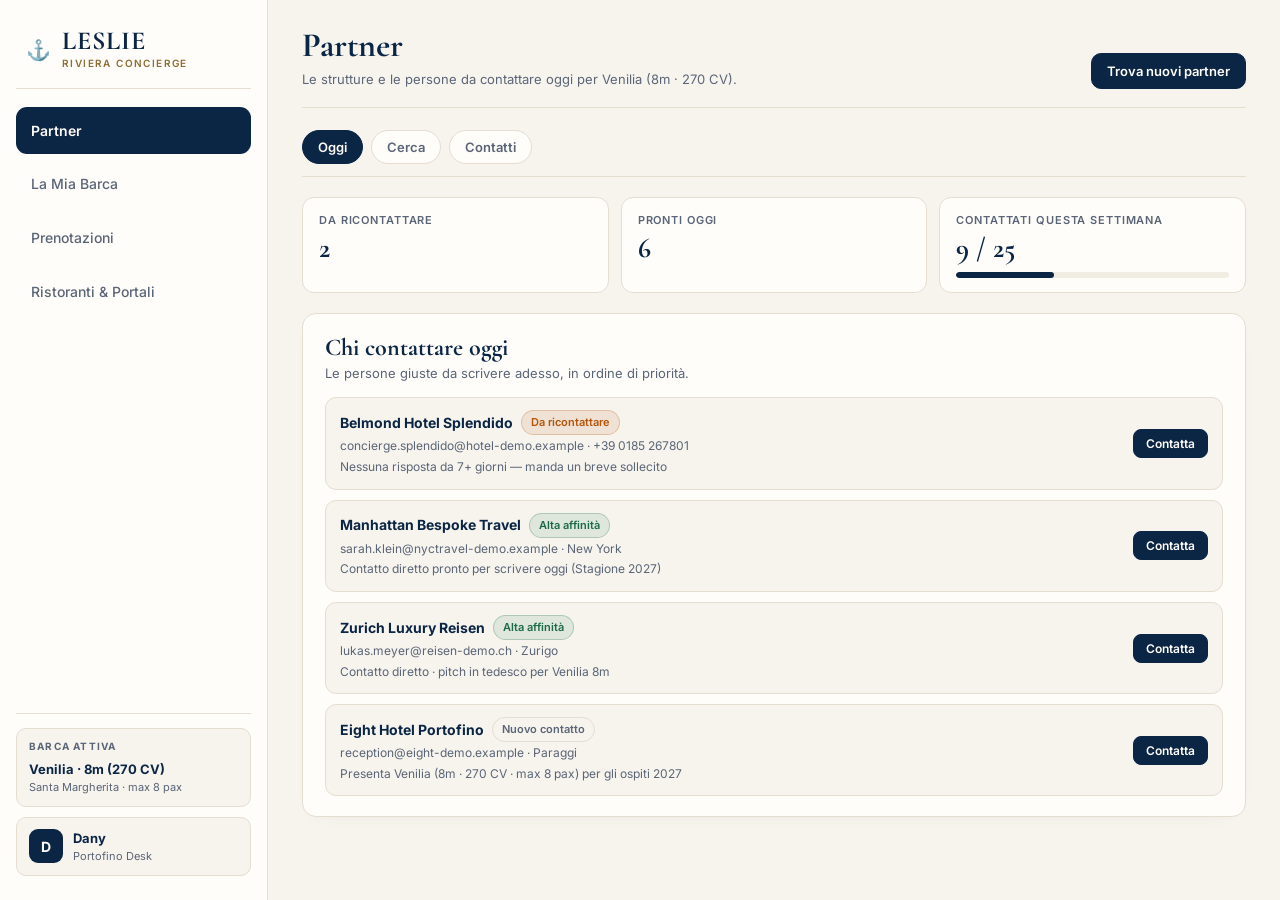
<file: index.html>
<!doctype html>
<html lang="it">
<head>
  <meta charset="utf-8">
  <meta name="viewport" content="width=device-width, initial-scale=1">
  <title>Leslie | Riviera Concierge &amp; Partnership OS — Venilia 8m (Portofino)</title>
  <meta name="description" content="Piattaforma B2B e gestione prenotazioni per Venilia (battello pneumatico 8m · 270 CV) a Santa Margherita Ligure e Portofino.">
  <meta property="og:title" content="Leslie — Riviera Concierge &amp; Partnership OS">
  <meta property="og:description" content="Coda partner B2B, campagne globali 2027 e calendario barche per Venilia 8m (Portofino &amp; Tigullio).">
  <meta property="og:image" content="https://raw.githubusercontent.com/Noobucodonosor/leslie-agency-os/main/docs/preview/social-preview.png">
  <meta name="twitter:card" content="summary_large_image">
  <link rel="icon" type="image/svg+xml" href="data:image/svg+xml,<svg xmlns='http://www.w3.org/2000/svg' viewBox='0 0 100 100'><text y='.9em' font-size='90'>⚓</text></svg>">
  <style>
    @import url('https://fonts.googleapis.com/css2?family=Cormorant+Garamond:wght@600;700&family=Inter:wght@400;500;600;700&display=swap');

    :root {
      --paper: #F7F4EE;
      --surface: #FFFDF9;
      --surface-subtle: #F2EDE3;
      --sea: #0B2545;
      --sea-hover: #143661;
      --ink: #1A2433;
      --muted: #5A6577;
      --brass: #8C6D32;
      --brass-soft: rgba(140, 109, 50, 0.12);
      --hairline: #E4DDD0;
      --emerald: #1B6B4A;
      --emerald-soft: rgba(27, 107, 74, 0.10);
      --amber: #B45309;
      --amber-soft: rgba(180, 83, 9, 0.11);
      --radius: 14px;
      --font-display: 'Cormorant Garamond', Georgia, serif;
      --font-ui: 'Inter', -apple-system, BlinkMacSystemFont, sans-serif;
    }

    * { box-sizing: border-box; margin: 0; padding: 0; -webkit-font-smoothing: antialiased; }
    [hidden] { display: none !important; }

    body {
      background: var(--paper);
      color: var(--ink);
      font-family: var(--font-ui);
      line-height: 1.55;
      overflow-x: hidden;
    }

    #app { display: flex; min-height: 100vh; }

    .mobile-topbar { display: none; }
    .sidebar-backdrop { position: fixed; inset: 0; background: rgba(11, 37, 69, 0.42); z-index: 210; }

    .mobile-brand {
      font-family: var(--font-display);
      font-size: 22px;
      font-weight: 700;
      color: var(--sea);
      letter-spacing: 0.04em;
      display: inline-flex;
      align-items: center;
      gap: 8px;
    }

    .sidebar {
      width: 268px;
      background: var(--surface);
      border-right: 1px solid var(--hairline);
      display: flex;
      flex-direction: column;
      padding: 24px 16px;
      position: fixed;
      top: 0; left: 0; bottom: 0;
      z-index: 220;
      gap: 18px;
    }

    .logo {
      display: flex;
      align-items: center;
      gap: 11px;
      padding: 4px 10px 16px;
      border-bottom: 1px solid var(--hairline);
      color: var(--sea);
    }
    .logo-mark { color: var(--brass); font-size: 20px; line-height: 1; }
    .logo-text strong {
      display: block;
      font-family: var(--font-display);
      font-size: 26px;
      font-weight: 700;
      line-height: 1;
      letter-spacing: 0.04em;
    }
    .logo-text small {
      display: block;
      font-size: 10px;
      text-transform: uppercase;
      letter-spacing: 0.14em;
      color: var(--brass);
      font-weight: 600;
      margin-top: 2px;
    }

    .nav-menu { display: flex; flex-direction: column; gap: 6px; flex: 1; }
    .nav-item {
      width: 100%;
      border: 1px solid transparent;
      background: transparent;
      font: inherit;
      text-align: left;
      display: flex;
      align-items: center;
      gap: 12px;
      padding: 12px 14px;
      border-radius: 11px;
      color: var(--muted);
      font-size: 14px;
      font-weight: 500;
      cursor: pointer;
    }
    .nav-item:hover { background: var(--paper); color: var(--sea); }
    .nav-item.active { background: var(--sea); color: #FFFDF9; font-weight: 600; }

    .sidebar-box {
      border-top: 1px solid var(--hairline);
      padding-top: 14px;
      display: flex;
      flex-direction: column;
      gap: 10px;
    }
    .asset-pill {
      padding: 10px 12px;
      border-radius: 10px;
      border: 1px solid var(--hairline);
      background: var(--paper);
    }
    .asset-pill-label {
      font-size: 10px;
      font-weight: 700;
      text-transform: uppercase;
      letter-spacing: 0.12em;
      color: var(--muted);
      margin-bottom: 4px;
    }
    .asset-pill strong { display: block; font-size: 13px; color: var(--sea); }
    .asset-pill small { display: block; font-size: 11px; color: var(--muted); }

    .user-card {
      display: flex;
      align-items: center;
      gap: 10px;
      padding: 10px 12px;
      border-radius: 10px;
      border: 1px solid var(--hairline);
      background: var(--paper);
    }
    .avatar {
      width: 34px; height: 34px; border-radius: 9px;
      background: var(--sea); color: #FFFDF9;
      display: flex; align-items: center; justify-content: center;
      font-weight: 700; font-size: 14px; flex-shrink: 0;
    }

    .main-layout {
      flex: 1;
      margin-left: 268px;
      padding: 28px 34px 72px;
      min-width: 0;
    }

    .top-header {
      display: flex;
      justify-content: space-between;
      align-items: flex-end;
      gap: 16px;
      flex-wrap: wrap;
      padding-bottom: 18px;
      margin-bottom: 22px;
      border-bottom: 1px solid var(--hairline);
    }
    .header-title h1 {
      font-family: var(--font-display);
      font-size: 34px;
      font-weight: 700;
      line-height: 1.08;
      color: var(--sea);
    }
    .header-title p { font-size: 13px; color: var(--muted); margin-top: 4px; }

    .btn {
      display: inline-flex; align-items: center; justify-content: center; gap: 7px;
      border-radius: 10px; padding: 9px 15px; font-size: 13px; font-weight: 600;
      font-family: inherit; cursor: pointer; text-decoration: none;
    }
    .btn-primary { border: 1px solid var(--sea); background: var(--sea); color: #FFFDF9; }
    .btn-primary:hover { background: var(--sea-hover); }
    .btn-ghost { border: 1px solid var(--hairline); background: var(--surface); color: var(--sea); }
    .btn-ghost:hover { background: var(--paper); }
    .btn-sm { padding: 6px 12px; font-size: 12px; border-radius: 8px; }

    .badge {
      display: inline-flex; align-items: center; gap: 5px;
      font-size: 11px; font-weight: 600; padding: 3px 9px; border-radius: 999px;
      border: 1px solid var(--hairline); background: var(--paper); color: var(--muted);
    }
    .badge-green { background: var(--emerald-soft); border-color: rgba(27, 107, 74, 0.25); color: var(--emerald); }
    .badge-amber { background: var(--amber-soft); border-color: rgba(180, 83, 9, 0.25); color: var(--amber); }
    .badge-gold { background: var(--brass-soft); border-color: rgba(140, 109, 50, 0.25); color: var(--brass); }

    .subtab-bar {
      display: flex; gap: 8px; flex-wrap: wrap;
      margin-bottom: 20px; padding-bottom: 12px;
      border-bottom: 1px solid var(--hairline);
    }
    .subtab-btn {
      border: 1px solid var(--hairline); background: var(--surface); color: var(--muted);
      padding: 8px 15px; border-radius: 999px; font-size: 13px; font-weight: 600;
      cursor: pointer; font-family: inherit;
    }
    .subtab-btn.active { background: var(--sea); border-color: var(--sea); color: #FFFDF9; }

    .kpi-strip {
      display: grid;
      grid-template-columns: repeat(auto-fit, minmax(150px, 1fr));
      gap: 12px;
      margin-bottom: 20px;
    }
    .kpi-tile {
      background: var(--surface);
      border: 1px solid var(--hairline);
      border-radius: 12px;
      padding: 14px 16px;
    }
    .kpi-tile small {
      display: block; font-size: 11px; text-transform: uppercase;
      letter-spacing: 0.08em; color: var(--muted); font-weight: 600;
    }
    .kpi-tile strong {
      display: block; font-family: var(--font-display); font-size: 28px;
      color: var(--sea); line-height: 1.1; margin-top: 4px;
    }
    .today-progress-track {
      width: 100%; height: 6px; background: var(--surface-subtle);
      border-radius: 999px; overflow: hidden; margin-top: 8px;
    }
    .today-progress-fill { height: 100%; background: var(--sea); border-radius: 999px; }

    .card {
      background: var(--surface);
      border: 1px solid var(--hairline);
      border-radius: var(--radius);
      padding: 20px 22px;
      box-shadow: 0 6px 20px -16px rgba(11, 37, 69, 0.14);
    }
    .card-title { font-family: var(--font-display); font-size: 24px; font-weight: 700; color: var(--sea); line-height: 1.15; }
    .card-sub { font-size: 13px; color: var(--muted); margin-top: 2px; }

    .item-list { display: flex; flex-direction: column; gap: 10px; margin-top: 14px; }
    .list-row {
      display: flex; justify-content: space-between; align-items: center; gap: 12px; flex-wrap: wrap;
      padding: 12px 14px; border-radius: 11px; border: 1px solid var(--hairline); background: var(--paper);
    }
    .list-row-main { min-width: 0; flex: 1; }
    .list-row-title { font-weight: 700; color: var(--sea); font-size: 14px; }
    .list-row-meta { font-size: 12px; color: var(--muted); margin-top: 2px; }

    .two-col { display: grid; grid-template-columns: 1.15fr 0.85fr; gap: 18px; align-items: start; }
    .calendar-strip { display: grid; grid-template-columns: repeat(auto-fill, minmax(120px, 1fr)); gap: 8px; margin-top: 12px; }
    .cal-day { border: 1px solid var(--hairline); border-radius: 10px; background: var(--paper); padding: 9px; font-size: 12px; }
    .cal-day-head { font-weight: 700; color: var(--sea); margin-bottom: 6px; }
    .cal-pill { display: flex; justify-content: space-between; padding: 3px 6px; border-radius: 6px; font-size: 11px; margin-top: 4px; }
    .cal-pill.free { background: var(--emerald-soft); color: var(--emerald); }
    .cal-pill.option { background: var(--amber-soft); color: var(--amber); }
    .cal-pill.confirmed { background: var(--brass-soft); color: var(--brass); }

    .disclosure-box {
      background: var(--surface); border: 1px solid var(--hairline);
      border-radius: var(--radius); padding: 12px 18px; margin-bottom: 16px;
    }
    .disclosure-box summary {
      cursor: pointer; list-style: none; font-size: 13px; font-weight: 600; color: var(--sea);
      display: flex; justify-content: space-between; align-items: center;
    }
    .disclosure-box summary::-webkit-details-marker { display: none; }
    .disclosure-box summary::after { content: '+'; color: var(--brass); font-size: 17px; }

    .modal-backdrop {
      position: fixed; inset: 0; background: rgba(11, 37, 69, 0.45);
      display: flex; align-items: center; justify-content: center; padding: 20px; z-index: 400;
    }

    @media (max-width: 960px) {
      #app { flex-direction: column; }
      .mobile-topbar {
        display: flex; align-items: center; justify-content: space-between;
        height: 54px; padding: 0 14px; background: var(--surface);
        border-bottom: 1px solid var(--hairline); position: sticky; top: 0; z-index: 90;
      }
      .sidebar {
        width: 280px; max-width: 85vw; transform: translateX(-100%);
        transition: transform 0.2s ease; box-shadow: none;
      }
      .sidebar.open { transform: translateX(0); box-shadow: 16px 0 40px rgba(11, 37, 69, 0.22); }
      .main-layout { margin-left: 0; padding: 16px 16px 64px; }
      .two-col { grid-template-columns: 1fr; }
      .kpi-strip { grid-template-columns: repeat(2, minmax(0, 1fr)); }
      .kpi-strip .kpi-tile:nth-child(3):last-child { grid-column: 1 / -1; }
      .btn, .subtab-btn, .mobile-topbar button { min-height: 44px; }
      .mobile-topbar button { min-width: 44px; padding: 0; }
    }
  </style>
</head>
<body>
<div id="app">
  <header class="mobile-topbar">
    <button type="button" class="btn btn-ghost btn-sm" id="mobile-menu-btn" aria-label="Apri menu">☰</button>
    <span class="mobile-brand">⚓ LESLIE</span>
    <span style="width:44px;" aria-hidden="true"></span>
  </header>
  <div id="sidebar-backdrop" class="sidebar-backdrop" hidden></div>

  <aside class="sidebar" id="app-sidebar">
    <div class="logo">
      <span class="logo-mark">⚓</span>
      <div class="logo-text">
        <strong>LESLIE</strong>
        <small>Riviera Concierge</small>
      </div>
    </div>

    <nav class="nav-menu">
      <button type="button" class="nav-item active" data-view="partner">Partner</button>
      <button type="button" class="nav-item" data-view="boat">La Mia Barca</button>
      <button type="button" class="nav-item" data-view="sales">Prenotazioni</button>
      <button type="button" class="nav-item" data-view="network">Ristoranti &amp; Portali</button>
    </nav>

    <div class="sidebar-box">
      <div class="asset-pill">
        <div class="asset-pill-label">Barca attiva</div>
        <strong>Venilia · 8m (270 CV)</strong>
        <small>Santa Margherita · max 8 pax</small>
      </div>
      <div class="user-card">
        <div class="avatar">D</div>
        <div>
          <div style="font-weight:700; font-size:13px; color:var(--sea);">Dany</div>
          <div style="font-size:11px; color:var(--muted);">Portofino Desk</div>
        </div>
      </div>
    </div>
  </aside>

  <main class="main-layout">
    <header class="top-header">
      <div class="header-title">
        <h1 id="view-title">Partner</h1>
        <p id="view-subtitle">Le strutture e le persone da contattare oggi per Venilia (8m · 270 CV).</p>
      </div>
      <div>
        <button type="button" class="btn btn-primary" id="primary-cta">Trova nuovi partner</button>
      </div>
    </header>

    <section id="view-partner">
      <div class="subtab-bar">
        <button type="button" class="subtab-btn active" data-sub="today">Oggi</button>
        <button type="button" class="subtab-btn" data-sub="search">Cerca</button>
        <button type="button" class="subtab-btn" data-sub="contacts">Contatti</button>
      </div>

      <div id="sub-today">
        <div class="kpi-strip">
          <div class="kpi-tile"><small>Da ricontattare</small><strong>2</strong></div>
          <div class="kpi-tile"><small>Pronti oggi</small><strong>6</strong></div>
          <div class="kpi-tile">
            <small>Contattati questa settimana</small>
            <strong>9 / 25</strong>
            <div class="today-progress-track"><div class="today-progress-fill" style="width:36%"></div></div>
          </div>
        </div>

        <div class="card">
          <h2 class="card-title">Chi contattare oggi</h2>
          <p class="card-sub">Le persone giuste da scrivere adesso, in ordine di priorità.</p>
          <div class="item-list" id="today-list"></div>
        </div>
      </div>

      <div id="sub-search" hidden>
        <div class="card">
          <h2 class="card-title" style="margin-bottom:4px;">Trova nuovi partner</h2>
          <p class="card-sub" style="margin-bottom:14px;">Cerca hotel, concierge o agenzie viaggio che portano ospiti a Portofino e Santa Margherita.</p>
          <div style="display:flex; gap:8px; flex-wrap:wrap; margin-bottom:14px;">
            <input type="text" style="flex:1; min-width:220px; padding:10px 12px; border:1px solid var(--hairline); border-radius:10px;" value="Luxury travel advisor New York Portofino">
            <button type="button" class="btn btn-ghost">Cerca</button>
            <button type="button" class="btn btn-primary">Trova automaticamente</button>
          </div>
          <details class="disclosure-box" style="margin-bottom:0;">
            <summary>Scegli mercato o opzioni avanzate (USA, UK, Svizzera/Germania, Francia, Italia)</summary>
            <p class="card-sub" style="margin-top:8px;">Campagne 2027 pronte su 6 mercati internazionali per riempire il calendario di Venilia da aprile a ottobre.</p>
          </details>
        </div>
      </div>

      <div id="sub-contacts" hidden>
        <div class="card">
          <h2 class="card-title">I Miei Contatti</h2>
          <p class="card-sub">Hotel, concierge e agenzie internazionali salvate per Venilia (Stagione 2027).</p>
          <div class="item-list" id="contacts-list"></div>
        </div>
      </div>
    </section>

    <section id="view-boat" hidden>
      <div class="card">
        <span class="badge badge-gold">Stagione 2027 · Santa Margherita Ligure</span>
        <h2 class="card-title" style="margin-top:8px;">Venilia — Battello pneumatico 8m · 270 CV</h2>
        <p class="card-sub" style="margin-bottom:14px;">Max 8 passeggeri (+ skipper) · Cuscineria prendisole, impianto hi-fi, doccetta acqua dolce e frigo bar a bordo.</p>
        <div class="kpi-strip">
          <div class="kpi-tile"><small>Lunghezza</small><strong>8m</strong></div>
          <div class="kpi-tile"><small>Motore</small><strong>270 CV</strong></div>
          <div class="kpi-tile"><small>Ospiti max</small><strong>8 + skipper</strong></div>
        </div>
      </div>
    </section>

    <section id="view-sales" hidden>
      <div class="kpi-strip">
        <div class="kpi-tile"><small>Preventivi attivi</small><strong>4</strong></div>
        <div class="kpi-tile"><small>Barche confermate</small><strong>3</strong></div>
        <div class="kpi-tile"><small>Incasso confermato</small><strong>€2.450</strong></div>
      </div>
      <details class="disclosure-box">
        <summary>+ Crea nuovo preventivo (o incolla un messaggio WhatsApp)</summary>
        <p class="card-sub" style="margin-top:8px;">Incolla un messaggio in IT / EN / FR / DE per generare l'offerta su Venilia, Gabri o Massi.</p>
      </details>
      <div class="two-col">
        <div class="card">
          <h2 class="card-title">Agenda Barche (Prossimi giorni)</h2>
          <p class="card-sub">Disponibilità reale di Venilia, Gabri e Massi.</p>
          <div class="calendar-strip" id="demo-cal"></div>
        </div>
        <div class="card">
          <h2 class="card-title">Ultime offerte</h2>
          <div class="item-list">
            <div class="list-row">
              <div class="list-row-main">
                <span class="list-row-title">Fam. Miller (NYC) · Venilia 8m</span>
                <div class="list-row-meta">18 giu 2027 · 6 ospiti · Portofino &amp; San Fruttuoso</div>
              </div>
              <span class="badge badge-green">Confermato</span>
            </div>
            <div class="list-row">
              <div class="list-row-main">
                <span class="list-row-title">Thomas Weber · Venilia Tramonto</span>
                <div class="list-row-meta">22 giu 2027 · 4 ospiti · Lingua DE</div>
              </div>
              <span class="badge badge-amber">In attesa</span>
            </div>
          </div>
        </div>
      </div>
    </section>

    <section id="view-network" hidden>
      <div class="card">
        <h2 class="card-title">Ristoranti sul Mare &amp; Portali QR</h2>
        <p class="card-sub">Accordi Boat-to-Table (San Fruttuoso, Punta Chiappa, Portofino) e locandine QR per hotel e case vacanza.</p>
      </div>
    </section>
  </main>
</div>

<div id="demo-modal" class="modal-backdrop" hidden>
  <div class="card" style="max-width:520px; width:100%;">
    <div style="display:flex; justify-content:space-between; align-items:center; margin-bottom:10px;">
      <h2 class="card-title" id="modal-title">Partner</h2>
      <button type="button" class="btn btn-ghost btn-sm" id="modal-close">×</button>
    </div>
    <p class="card-sub" id="modal-meta"></p>
    <p style="font-size:13px; margin:14px 0; padding:12px; background:var(--paper); border-radius:10px; border:1px solid var(--hairline);" id="modal-pitch"></p>
    <div style="display:flex; gap:8px; flex-wrap:wrap;">
      <button type="button" class="btn btn-primary btn-sm" id="modal-mark">Segna come contattato</button>
      <button type="button" class="btn btn-ghost btn-sm" id="modal-close-2">Chiudi</button>
    </div>
  </div>
</div>

<script>
const PARTNERS = [
  { id: 1, name: 'Belmond Hotel Splendido', badge: 'Da ricontattare', cls: 'badge-amber', contact: 'concierge.splendido@hotel-demo.example · +39 0185 267801', hint: 'Nessuna risposta da 7+ giorni — manda un breve sollecito' },
  { id: 2, name: 'Manhattan Bespoke Travel', badge: 'Alta affinità', cls: 'badge-green', contact: 'sarah.klein@nyctravel-demo.example · New York', hint: 'Contatto diretto pronto per scrivere oggi (Stagione 2027)' },
  { id: 3, name: 'Zurich Luxury Reisen', badge: 'Alta affinità', cls: 'badge-green', contact: 'lukas.meyer@reisen-demo.ch · Zurigo', hint: 'Contatto diretto · pitch in tedesco per Venilia 8m' },
  { id: 4, name: 'Eight Hotel Portofino', badge: 'Nuovo contatto', cls: '', contact: 'reception@eight-demo.example · Paraggi', hint: 'Presenta Venilia (8m · 270 CV · max 8 pax) per gli ospiti 2027' },
];

const listEl = document.getElementById('today-list');
const contactsEl = document.getElementById('contacts-list');

function renderLists() {
  listEl.innerHTML = PARTNERS.map(p => `
    <div class="list-row">
      <div class="list-row-main">
        <div style="display:flex; align-items:center; gap:8px; flex-wrap:wrap;">
          <span class="list-row-title">${p.name}</span>
          <span class="badge ${p.cls}">${p.badge}</span>
        </div>
        <div class="list-row-meta">${p.contact}</div>
        <div class="list-row-meta">${p.hint}</div>
      </div>
      <div><button type="button" class="btn btn-primary btn-sm open-p" data-id="${p.id}">Contatta</button></div>
    </div>
  `).join('');
  contactsEl.innerHTML = listEl.innerHTML;
  document.querySelectorAll('.open-p').forEach(btn => {
    btn.addEventListener('click', () => {
      const p = PARTNERS.find(x => x.id === Number(btn.dataset.id));
      if (!p) return;
      document.getElementById('modal-title').textContent = p.name;
      document.getElementById('modal-meta').textContent = p.contact;
      document.getElementById('modal-pitch').textContent = `Hello ${p.name} team! I operate Venilia, a private 8m RIB (270 HP) based in Santa Margherita Ligure hosting up to 8 guests (+ skipper) with sun cushions, hi-fi, freshwater shower and fridge-bar. Dedicated B2B partner rates open for Season 2027.`;
      document.getElementById('demo-modal').hidden = false;
    });
  });
}

renderLists();

document.getElementById('demo-cal').innerHTML = [
  { d: 'sab 14 giu', v: 'confirmed', g: 'free', m: 'free' },
  { d: 'dom 15 giu', v: 'option', g: 'confirmed', m: 'free' },
  { d: 'lun 16 giu', v: 'free', g: 'free', m: 'option' },
  { d: 'mar 17 giu', v: 'free', g: 'option', m: 'free' },
].map(x => `
  <div class="cal-day">
    <div class="cal-day-head">${x.d}</div>
    <div class="cal-pill ${x.v}"><span>Venilia</span><span>${x.v === 'free' ? 'Libero' : x.v === 'option' ? 'Opzione' : 'Conf.'}</span></div>
    <div class="cal-pill ${x.g}"><span>Gabri</span><span>${x.g === 'free' ? 'Libero' : x.g === 'option' ? 'Opzione' : 'Conf.'}</span></div>
    <div class="cal-pill ${x.m}"><span>Massi</span><span>${x.m === 'free' ? 'Libero' : x.m === 'option' ? 'Opzione' : 'Conf.'}</span></div>
  </div>
`).join('');

const setDrawer = open => {
  document.getElementById('app-sidebar').classList.toggle('open', open);
  document.getElementById('sidebar-backdrop').hidden = !open;
};
document.getElementById('mobile-menu-btn').addEventListener('click', () => setDrawer(!document.getElementById('app-sidebar').classList.contains('open')));
document.getElementById('sidebar-backdrop').addEventListener('click', () => setDrawer(false));

const VIEW_META = {
  partner: ['Partner', 'Le strutture e le persone da contattare oggi per Venilia (8m · 270 CV).', 'Trova nuovi partner'],
  boat: ['La Mia Barca', 'Scheda Venilia (8m · 270 CV · max 8 passeggeri).', ''],
  sales: ['Prenotazioni', 'Agenda barche e offerte inviate.', ''],
  network: ['Ristoranti & Portali', 'Ristoranti sul mare e portali QR.', ''],
};

document.querySelectorAll('.nav-item').forEach(btn => {
  btn.addEventListener('click', () => {
    const v = btn.dataset.view;
    document.querySelectorAll('.nav-item').forEach(b => b.classList.toggle('active', b === btn));
    ['partner', 'boat', 'sales', 'network'].forEach(id => { document.getElementById('view-' + id).hidden = id !== v; });
    const [t, s, cta] = VIEW_META[v];
    document.getElementById('view-title').textContent = t;
    document.getElementById('view-subtitle').textContent = s;
    const ctaBtn = document.getElementById('primary-cta');
    ctaBtn.hidden = !cta;
    if (cta) ctaBtn.textContent = cta;
    setDrawer(false);
  });
});

document.querySelectorAll('.subtab-btn').forEach(btn => {
  btn.addEventListener('click', () => {
    const sub = btn.dataset.sub;
    document.querySelectorAll('.subtab-btn').forEach(b => b.classList.toggle('active', b === btn));
    ['today', 'search', 'contacts'].forEach(id => { document.getElementById('sub-' + id).hidden = id !== sub; });
  });
});

document.getElementById('primary-cta').addEventListener('click', () => {
  document.querySelector('.subtab-btn[data-sub="search"]').click();
});
document.getElementById('modal-close').addEventListener('click', () => { document.getElementById('demo-modal').hidden = true; });
document.getElementById('modal-close-2').addEventListener('click', () => { document.getElementById('demo-modal').hidden = true; });
document.getElementById('modal-mark').addEventListener('click', () => { document.getElementById('demo-modal').hidden = true; });
</script>
</body>
</html>
</file>
